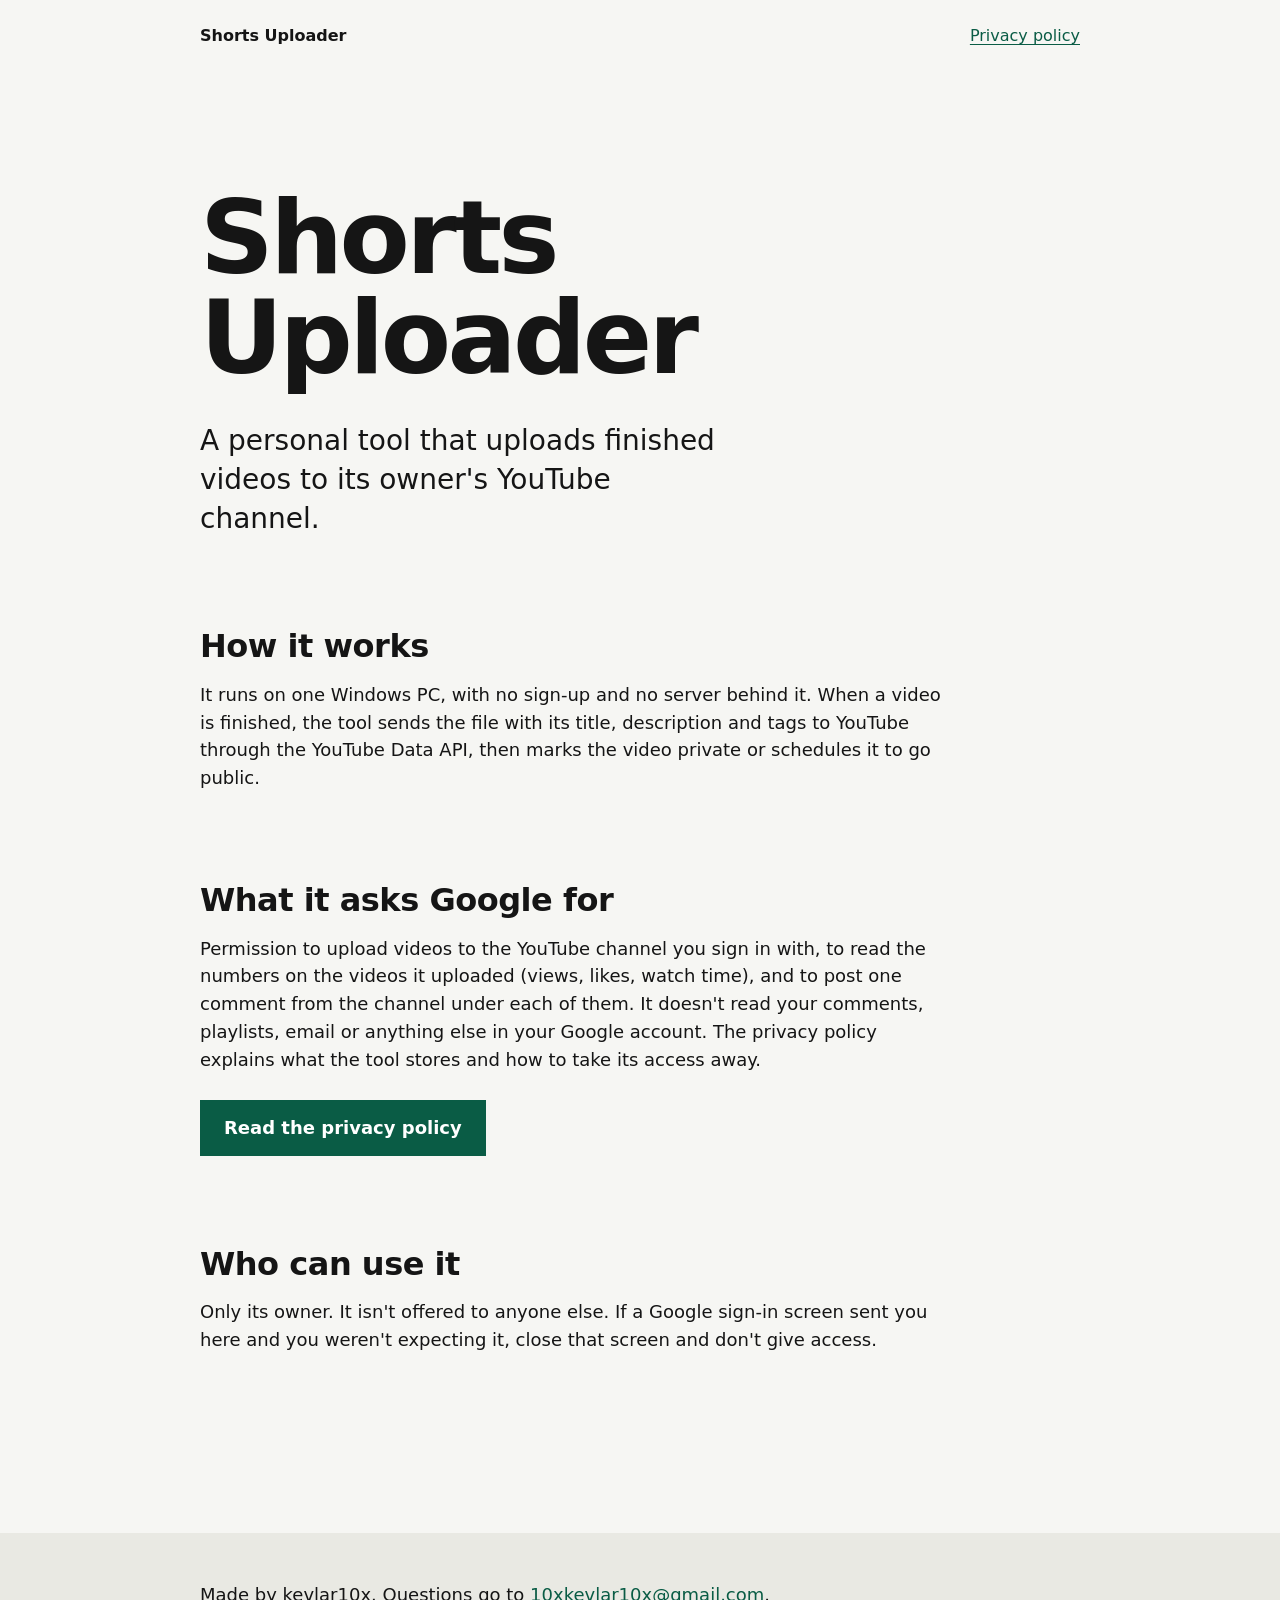
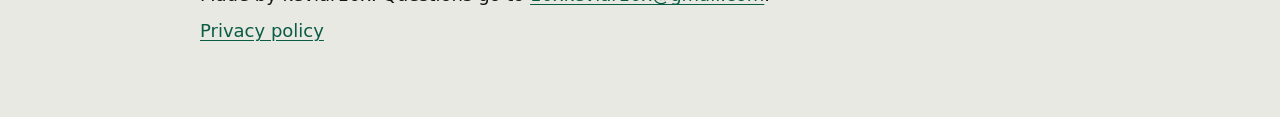
<file: index.html>
<!doctype html>
<html lang="en">
<head>
<meta charset="utf-8">
<meta name="viewport" content="width=device-width, initial-scale=1">
<title>Shorts Uploader</title>
<meta name="description" content="Shorts Uploader is a personal tool that uploads finished videos to its owner's YouTube channel.">
<link rel="stylesheet" href="style.css">
</head>
<body>
<header class="bar">
  <a class="name" href="./">Shorts Uploader</a>
  <nav><a href="privacy.html">Privacy policy</a></nav>
</header>

<main>
  <h1>Shorts Uploader</h1>
  <p class="lede">A personal tool that uploads finished videos to its owner's YouTube channel.</p>

  <section>
    <h2>How it works</h2>
    <p>It runs on one Windows PC, with no sign-up and no server behind it. When a video is finished, the tool sends the file with its title, description and tags to YouTube through the YouTube Data API, then marks the video private or schedules it to go public.</p>
  </section>

  <section>
    <h2>What it asks Google for</h2>
    <p>Permission to upload videos to the YouTube channel you sign in with, to read the numbers on the videos it uploaded (views, likes, watch time), and to post one comment from the channel under each of them. It doesn't read your comments, playlists, email or anything else in your Google account. The privacy policy explains what the tool stores and how to take its access away.</p>
    <a class="action" href="privacy.html">Read the privacy policy</a>
  </section>

  <section>
    <h2>Who can use it</h2>
    <p>Only its owner. It isn't offered to anyone else. If a Google sign-in screen sent you here and you weren't expecting it, close that screen and don't give access.</p>
  </section>
</main>

<footer class="close">
  <p>Made by kevlar10x. Questions go to <a href="mailto:10xkevlar10x@gmail.com">10xkevlar10x@gmail.com</a>.</p>
  <p><a href="privacy.html">Privacy policy</a></p>
</footer>
</body>
</html>
</file>
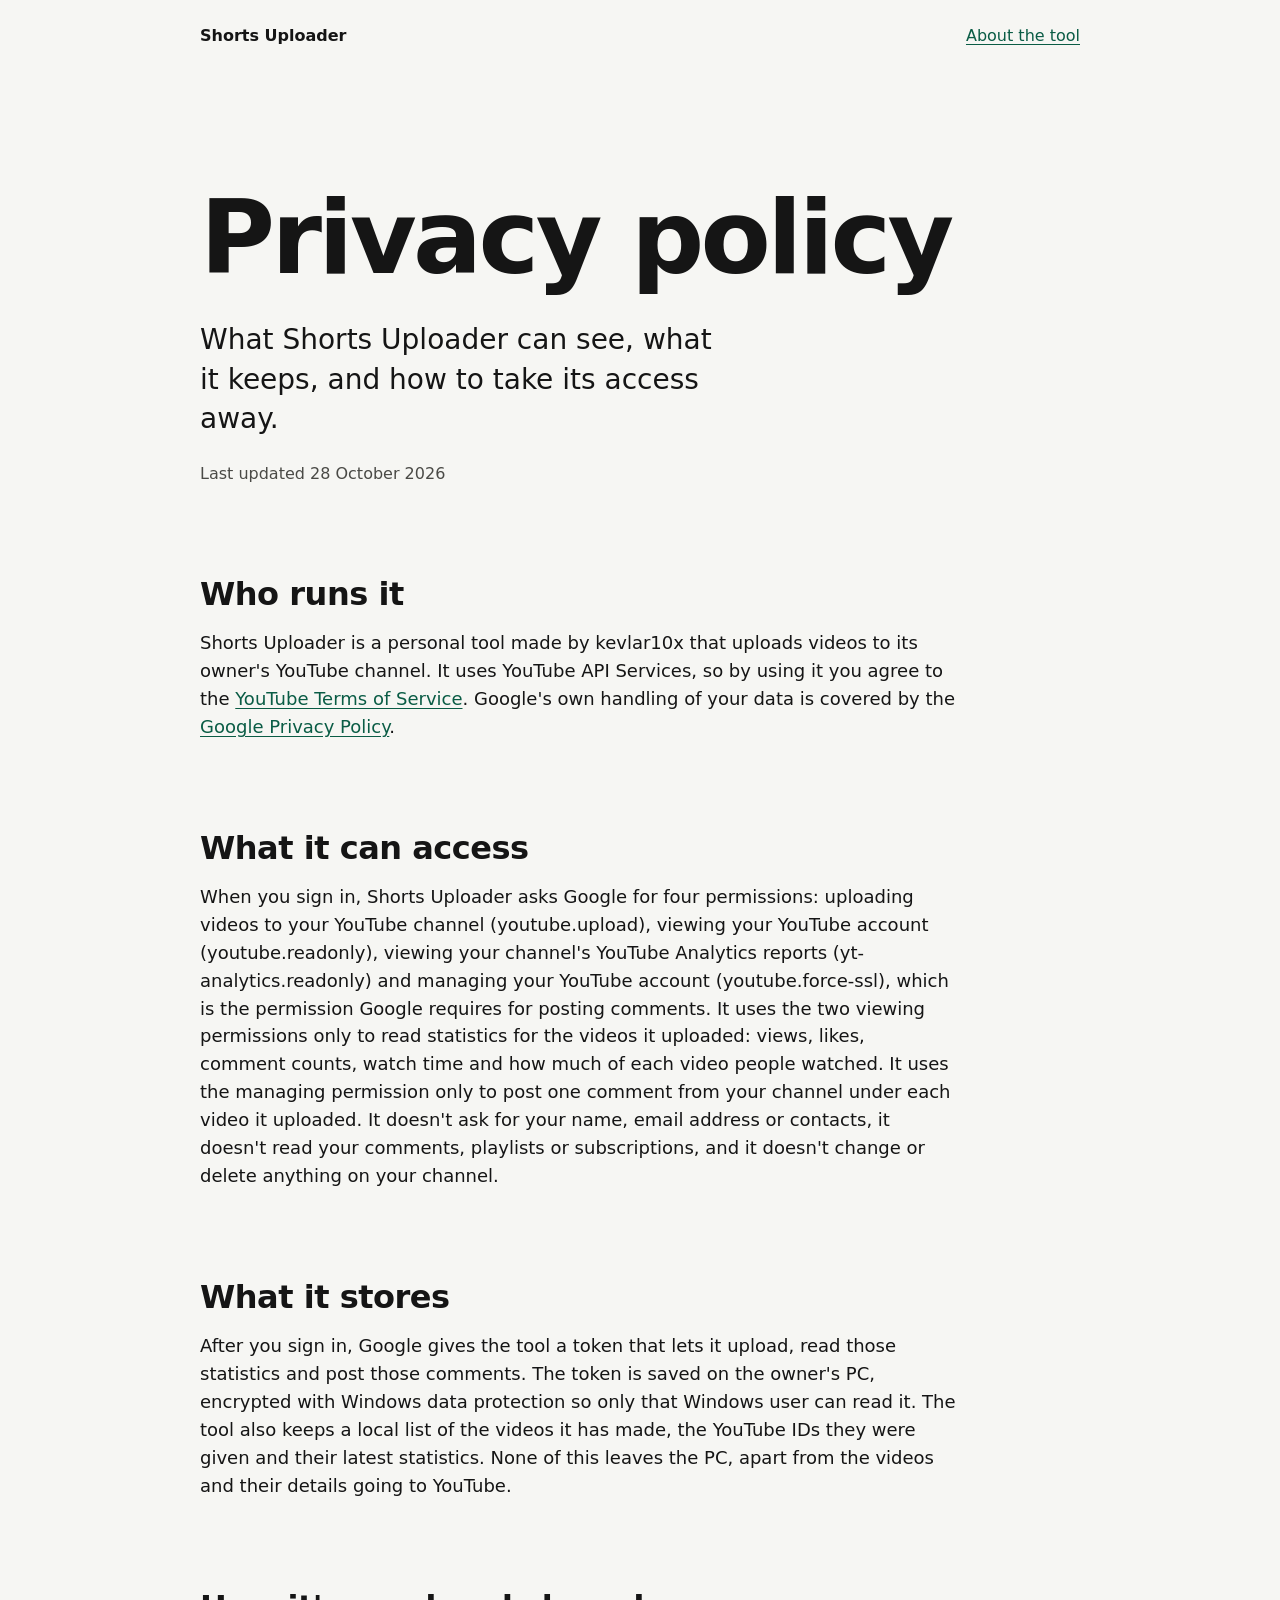
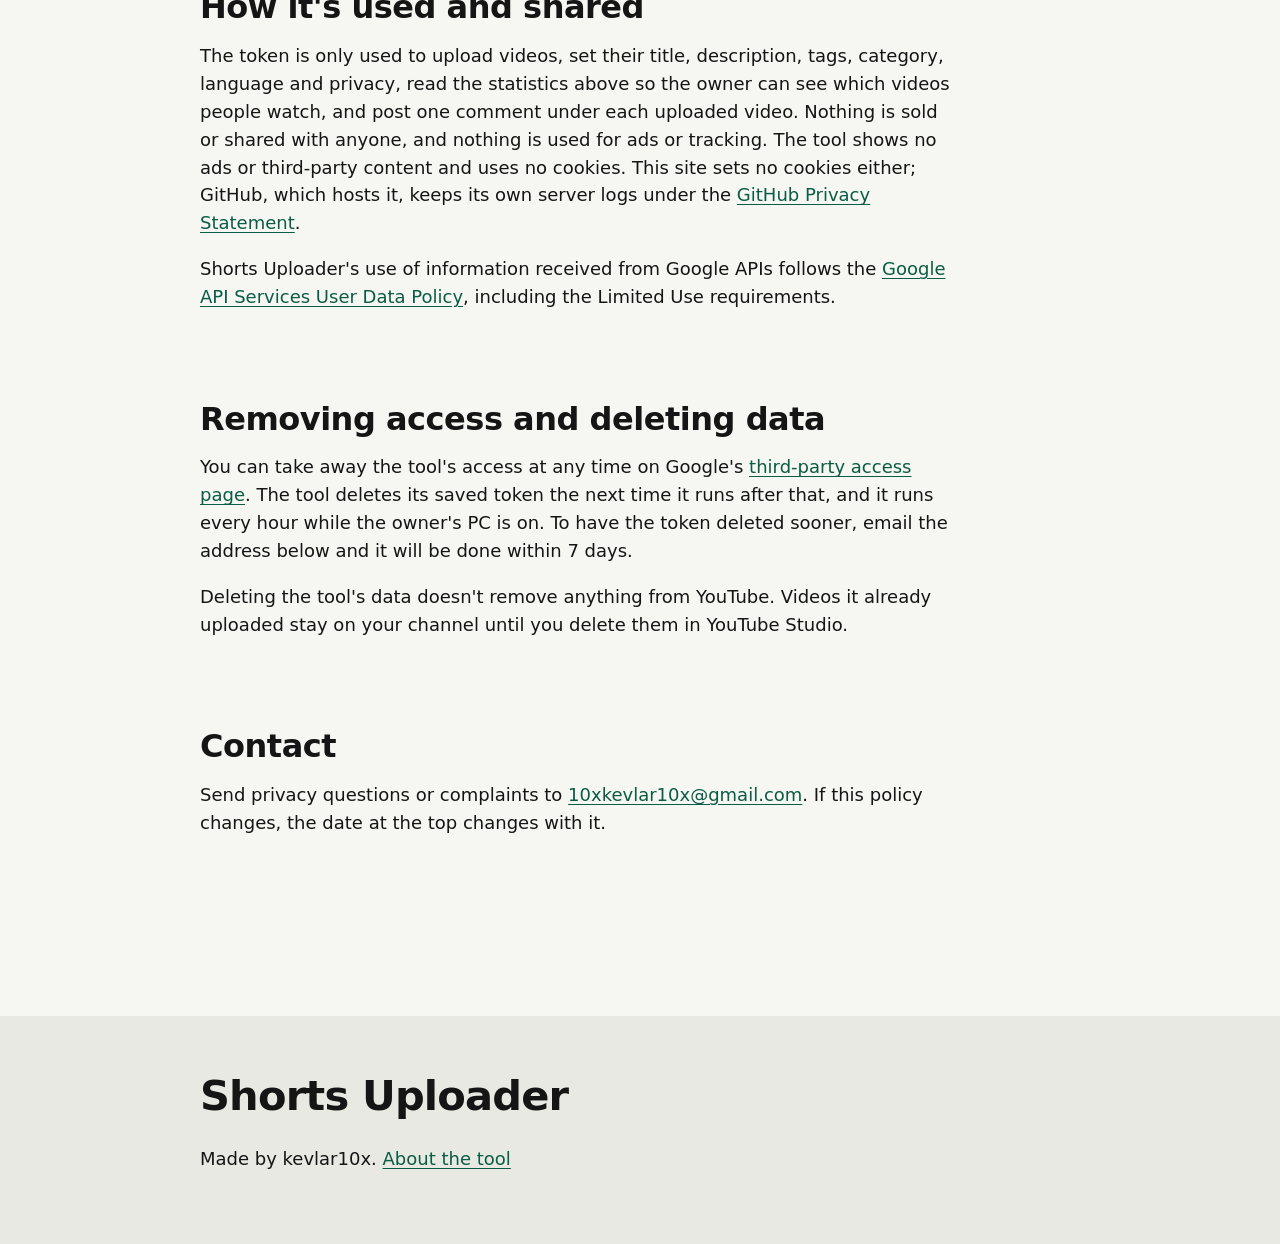
<file: privacy.html>
<!doctype html>
<html lang="en">
<head>
<meta charset="utf-8">
<meta name="viewport" content="width=device-width, initial-scale=1">
<title>Privacy policy | Shorts Uploader</title>
<meta name="description" content="What Shorts Uploader accesses, stores and shares, and how to remove its access.">
<link rel="stylesheet" href="style.css">
</head>
<body>
<header class="bar">
  <a class="name" href="./">Shorts Uploader</a>
  <nav><a href="./">About the tool</a></nav>
</header>

<main>
  <h1>Privacy policy</h1>
  <p class="lede">What Shorts Uploader can see, what it keeps, and how to take its access away.</p>
  <p class="dated">Last updated 28 October 2026</p>

  <section>
    <h2>Who runs it</h2>
    <p>Shorts Uploader is a personal tool made by kevlar10x that uploads videos to its owner's YouTube channel. It uses YouTube API Services, so by using it you agree to the <a href="https://www.youtube.com/t/terms">YouTube Terms of Service</a>. Google's own handling of your data is covered by the <a href="https://policies.google.com/privacy">Google Privacy Policy</a>.</p>
  </section>

  <section>
    <h2>What it can access</h2>
    <p>When you sign in, Shorts Uploader asks Google for four permissions: uploading videos to your YouTube channel (youtube.upload), viewing your YouTube account (youtube.readonly), viewing your channel's YouTube Analytics reports (yt-analytics.readonly) and managing your YouTube account (youtube.force-ssl), which is the permission Google requires for posting comments. It uses the two viewing permissions only to read statistics for the videos it uploaded: views, likes, comment counts, watch time and how much of each video people watched. It uses the managing permission only to post one comment from your channel under each video it uploaded. It doesn't ask for your name, email address or contacts, it doesn't read your comments, playlists or subscriptions, and it doesn't change or delete anything on your channel.</p>
  </section>

  <section>
    <h2>What it stores</h2>
    <p>After you sign in, Google gives the tool a token that lets it upload, read those statistics and post those comments. The token is saved on the owner's PC, encrypted with Windows data protection so only that Windows user can read it. The tool also keeps a local list of the videos it has made, the YouTube IDs they were given and their latest statistics. None of this leaves the PC, apart from the videos and their details going to YouTube.</p>
  </section>

  <section>
    <h2>How it's used and shared</h2>
    <p>The token is only used to upload videos, set their title, description, tags, category, language and privacy, read the statistics above so the owner can see which videos people watch, and post one comment under each uploaded video. Nothing is sold or shared with anyone, and nothing is used for ads or tracking. The tool shows no ads or third-party content and uses no cookies. This site sets no cookies either; GitHub, which hosts it, keeps its own server logs under the <a href="https://docs.github.com/en/site-policy/privacy-policies/github-general-privacy-statement">GitHub Privacy Statement</a>.</p>
    <p>Shorts Uploader's use of information received from Google APIs follows the <a href="https://developers.google.com/terms/api-services-user-data-policy">Google API Services User Data Policy</a>, including the Limited Use requirements.</p>
  </section>

  <section>
    <h2>Removing access and deleting data</h2>
    <p>You can take away the tool's access at any time on Google's <a href="https://security.google.com/settings/security/permissions">third-party access page</a>. The tool deletes its saved token the next time it runs after that, and it runs every hour while the owner's PC is on. To have the token deleted sooner, email the address below and it will be done within 7 days.</p>
    <p>Deleting the tool's data doesn't remove anything from YouTube. Videos it already uploaded stay on your channel until you delete them in YouTube Studio.</p>
  </section>

  <section>
    <h2>Contact</h2>
    <p>Send privacy questions or complaints to <a href="mailto:10xkevlar10x@gmail.com">10xkevlar10x@gmail.com</a>. If this policy changes, the date at the top changes with it.</p>
  </section>
</main>

<footer class="close">
  <p class="big">Shorts Uploader</p>
  <p>Made by kevlar10x. <a href="./">About the tool</a></p>
</footer>
</body>
</html>
</file>
<file: style.css>
:root {
  --ground: #f6f6f3;
  --ink: #151515;
  --soft: #4a4a46;
  --field: #e9e9e3;
  --accent: #0a5c45;
  --on-accent: #ffffff;
  --margin: clamp(20px, 5vw, 64px);
  --measure: 66ch;
  --column: 880px;
  /* one centred reading column; the side padding grows on wide screens so both margins match */
  --side: max(var(--margin), calc((100% - var(--column)) / 2));
  color-scheme: light dark;
}

@media (prefers-color-scheme: dark) {
  :root {
    --ground: #121312;
    --ink: #ececea;
    --soft: #b4b4ae;
    --field: #1d1f1d;
    --accent: #5fc9a3;
    --on-accent: #0b1a14;
  }
}

* { box-sizing: border-box; }

html { -webkit-text-size-adjust: 100%; }

body {
  margin: 0;
  background: var(--ground);
  color: var(--ink);
  font: 18px/1.55 system-ui, -apple-system, "Segoe UI", Roboto, "Helvetica Neue", Arial, sans-serif;
}

a { color: var(--accent); text-underline-offset: 0.18em; }
a:hover { text-decoration-thickness: 2px; }
a:focus-visible { outline: 3px solid var(--accent); outline-offset: 3px; border-radius: 2px; }

.bar, main, .close { padding-inline: var(--side); }

.bar {
  display: flex;
  justify-content: space-between;
  align-items: baseline;
  gap: 24px;
  padding-block: 24px;
  font-size: 16px;
}
.bar .name { color: var(--ink); font-weight: 650; text-decoration: none; }
.bar nav { display: flex; gap: 24px; }

main { padding-block: clamp(48px, 9vw, 120px) 0; }

h1 {
  margin: 0;
  font-size: clamp(2.6rem, 8vw, 6.5rem);
  line-height: 0.98;
  letter-spacing: -0.035em;
  font-weight: 750;
  max-width: 14ch;
}

.lede {
  margin: 32px 0 0;
  max-width: 30ch;
  font-size: clamp(1.3rem, 2.4vw, 1.75rem);
  line-height: 1.4;
}

.dated { margin: 24px 0 0; color: var(--soft); font-size: 16px; }

section { margin-top: clamp(56px, 7vw, 96px); max-width: var(--measure); }

h2 {
  margin: 0 0 16px;
  font-size: clamp(1.5rem, 2.6vw, 2rem);
  line-height: 1.15;
  letter-spacing: -0.015em;
  font-weight: 700;
}

p { margin: 0 0 1em; }

.action {
  display: inline-block;
  margin-top: 8px;
  padding: 14px 24px;
  background: var(--accent);
  color: var(--on-accent);
  font-weight: 650;
  text-decoration: none;
}
.action:hover { filter: brightness(1.08); }

.close {
  margin-top: clamp(96px, 14vw, 200px);
  padding-block: 48px 64px;
  background: var(--field);
}
.close p { margin: 0 0 8px; max-width: var(--measure); }
.close .big { font-size: clamp(1.6rem, 4vw, 2.6rem); font-weight: 750; letter-spacing: -0.02em; margin-bottom: 16px; }

@media (max-width: 480px) {
  body { font-size: 17px; }
  .bar { flex-direction: column; gap: 8px; }
}
</file>
